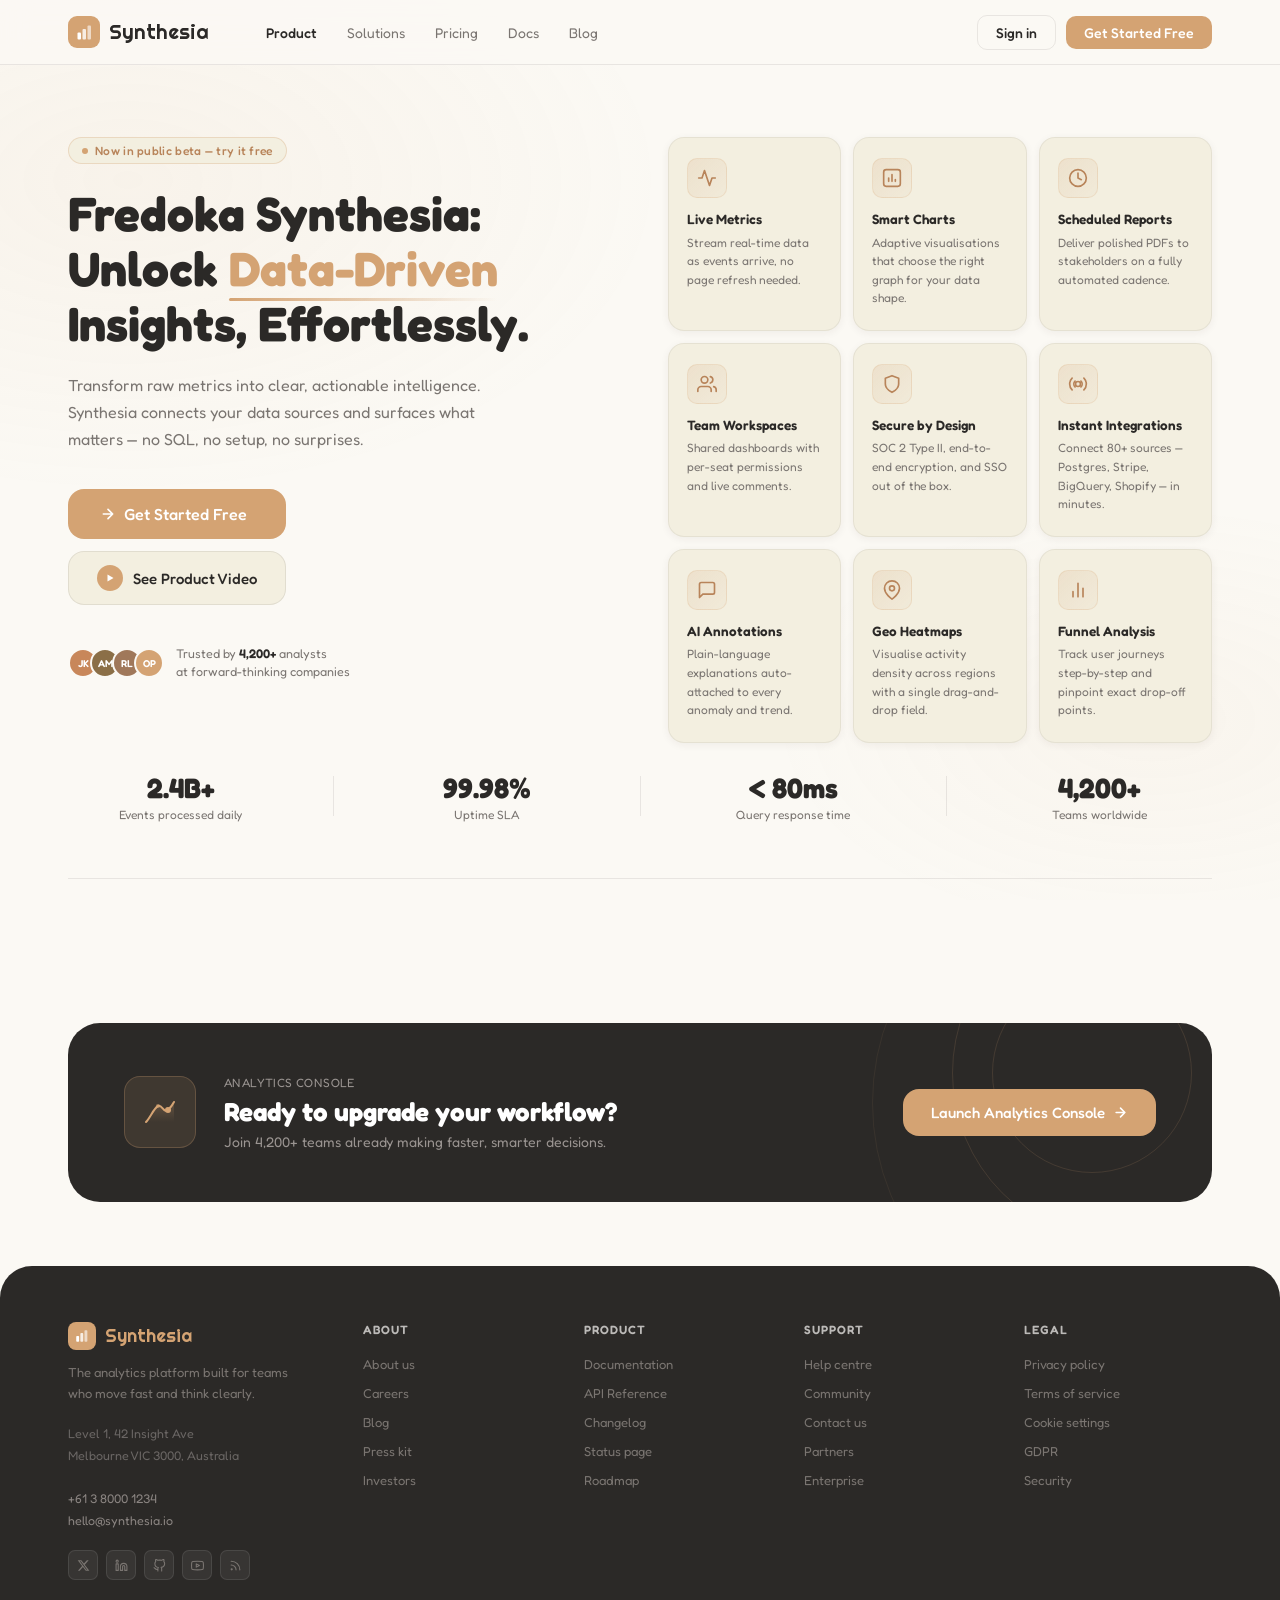
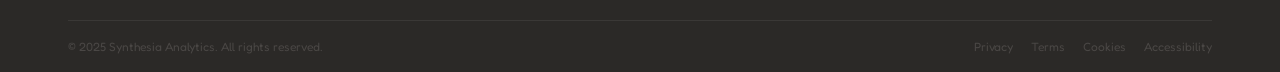
<file: index.html>
<!DOCTYPE html>
<html lang="en">
<head>
  <meta charset="UTF-8" />
  <meta name="viewport" content="width=device-width, initial-scale=1.0" />
  <title>Synthesia — Unlock Data-Driven Insights</title>
  <link rel="preconnect" href="https://fonts.googleapis.com" />
  <link rel="preconnect" href="https://fonts.gstatic.com" crossorigin />
  <link href="https://fonts.googleapis.com/css2?family=Righteous&family=Fredoka:wght@300;400;500;600;700&display=swap" rel="stylesheet" />
  <style>
    /* ── Variables ──────────────────────────────────────────────────────── */
    :root {
      --bg:          #FBF9F4;
      --card:        #F3EFE0;
      --accent:      #D4A373;
      --accent-d:    #B8845A;
      --accent-l:    #EDD5B3;
      --dark:        #2B2927;
      --muted:       #7A7571;
      --border:      rgba(43,41,39,.09);
      --border-card: rgba(43,41,39,.07);
      --shadow-sm:   0 2px 8px  rgba(43,41,39,.06);
      --shadow-md:   0 8px 28px rgba(43,41,39,.10);
      --shadow-lg:   0 16px 48px rgba(43,41,39,.13);
      --r-sm:  10px;
      --r-md:  16px;
      --r-lg:  24px;
      --r-xl:  32px;
      --font-h: 'Righteous', cursive;
      --font-b: 'Fredoka', sans-serif;
      --max-w: 1200px;
    }

    /* ── Reset ──────────────────────────────────────────────────────────── */
    *, *::before, *::after { box-sizing: border-box; margin: 0; padding: 0; }
    html { scroll-behavior: smooth; }
    body { font-family: var(--font-b); background: var(--bg); color: var(--dark); -webkit-font-smoothing: antialiased; }
    a { text-decoration: none; color: inherit; }
    button { font-family: var(--font-b); cursor: pointer; border: none; }
    svg { display: block; }

    /* ── Page load fade ─────────────────────────────────────────────────── */
    @keyframes fadeUp {
      from { opacity: 0; transform: translateY(18px); }
      to   { opacity: 1; transform: translateY(0); }
    }
    .fade-up { animation: fadeUp .55s cubic-bezier(.22,.68,0,1.2) both; }
    .d1 { animation-delay: .05s; }
    .d2 { animation-delay: .15s; }
    .d3 { animation-delay: .25s; }
    .d4 { animation-delay: .35s; }
    .d5 { animation-delay: .45s; }
    .d6 { animation-delay: .55s; }

    /* ── Shared ─────────────────────────────────────────────────────────── */
    .container { max-width: var(--max-w); margin: 0 auto; padding: 0 28px; }

    .btn {
      display: inline-flex; align-items: center; gap: 8px;
      font-family: var(--font-b); font-size: 15px; font-weight: 500;
      padding: 12px 24px; border-radius: var(--r-sm);
      transition: transform .15s, box-shadow .15s, background .15s, opacity .15s;
    }
    .btn:hover { transform: translateY(-1px); box-shadow: var(--shadow-md); }
    .btn:active { transform: translateY(0); }

    .btn-accent  { background: var(--accent); color: white; }
    .btn-accent:hover { background: var(--accent-d); }

    .btn-muted {
      background: var(--card);
      color: var(--dark);
      border: 1.5px solid var(--border);
    }
    .btn-muted:hover { background: #EAE3CE; }

    .btn-dark { background: var(--dark); color: white; }
    .btn-dark:hover { background: #3D3A37; }

    /* ────────────────────────────────────────────────────────────────────
       NAV
    ──────────────────────────────────────────────────────────────────── */
    .nav {
      position: sticky; top: 0; z-index: 200;
      background: rgba(251,249,244,.88);
      backdrop-filter: blur(14px);
      -webkit-backdrop-filter: blur(14px);
      border-bottom: 1px solid var(--border);
    }

    .nav-inner {
      display: flex; align-items: center; gap: 16px;
      height: 64px;
    }

    .nav-logo {
      font-family: var(--font-h); font-size: 20px; color: var(--dark);
      display: flex; align-items: center; gap: 9px; flex-shrink: 0;
    }

    .nav-logo-icon {
      width: 32px; height: 32px;
      background: var(--accent); border-radius: 9px;
      display: grid; place-items: center;
    }

    .nav-links {
      display: flex; align-items: center; gap: 4px;
      list-style: none; margin-left: 28px; flex: 1;
    }

    .nav-links a {
      font-size: 14px; font-weight: 400; color: var(--muted);
      padding: 7px 13px; border-radius: 8px;
      transition: background .15s, color .15s;
    }
    .nav-links a:hover { background: var(--card); color: var(--dark); }
    .nav-links a.active { color: var(--dark); font-weight: 500; }

    .nav-right { display: flex; align-items: center; gap: 10px; margin-left: auto; }

    .nav-signin {
      font-size: 14px; font-weight: 500; color: var(--dark);
      padding: 8px 18px; border-radius: var(--r-sm);
      border: 1.5px solid var(--border);
      background: transparent;
      transition: background .15s;
    }
    .nav-signin:hover { background: var(--card); }

    .nav-cta { font-size: 14px; padding: 8px 18px; }

    /* ────────────────────────────────────────────────────────────────────
       HERO  (two-column: text | feature grid)
    ──────────────────────────────────────────────────────────────────── */
    .hero {
      padding: 72px 0 80px;
    }

    .hero-layout {
      display: grid;
      grid-template-columns: 1fr 1fr;
      gap: 56px;
      align-items: start;
    }

    /* ── Left: hero text ── */
    .hero-left { display: flex; flex-direction: column; }

    .hero-pill {
      display: inline-flex; align-items: center; gap: 7px;
      background: var(--card); border: 1px solid rgba(212,163,115,.3);
      color: var(--accent-d); font-size: 12px; font-weight: 500;
      padding: 5px 13px; border-radius: 20px; width: fit-content;
      margin-bottom: 22px; letter-spacing: .3px;
    }

    .hero-pill span { width: 6px; height: 6px; background: var(--accent); border-radius: 50%; }

    .hero-h1 {
      font-family: var(--font-b); font-size: clamp(30px, 3.8vw, 48px);
      font-weight: 700; line-height: 1.15; color: var(--dark);
      margin-bottom: 20px;
    }

    .hero-h1 em {
      font-style: normal; color: var(--accent);
      position: relative; display: inline;
    }

    /* Underline squiggle */
    .hero-h1 em::after {
      content: '';
      position: absolute; left: 0; bottom: -4px;
      width: 100%; height: 3px;
      background: linear-gradient(90deg, var(--accent), transparent);
      border-radius: 2px;
    }

    .hero-sub {
      font-size: 16px; font-weight: 400; color: var(--muted);
      line-height: 1.7; margin-bottom: 36px; max-width: 440px;
    }

    .hero-btns { display: flex; flex-direction: column; gap: 12px; width: fit-content; }

    .hero-btn-main {
      font-size: 16px; padding: 15px 32px; border-radius: var(--r-md);
    }

    .hero-btn-sec {
      font-size: 15px; padding: 13px 28px;
      border-radius: var(--r-md);
      display: flex; align-items: center; gap: 10px;
    }

    .play-circle {
      width: 26px; height: 26px; border-radius: 50%;
      background: var(--accent); display: grid; place-items: center; flex-shrink: 0;
    }

    .hero-social-proof {
      margin-top: 40px; display: flex; align-items: center; gap: 12px;
    }

    .avatars { display: flex; }

    .av {
      width: 30px; height: 30px; border-radius: 50%;
      border: 2px solid var(--bg); margin-left: -8px;
      display: grid; place-items: center;
      font-size: 10px; font-weight: 600; color: white;
    }

    .av:first-child { margin-left: 0; }

    .proof-text { font-size: 12.5px; color: var(--muted); line-height: 1.4; }
    .proof-text strong { color: var(--dark); font-weight: 600; }

    /* ────────────────────────────────────────────────────────────────────
       FEATURE GRID  3×3
    ──────────────────────────────────────────────────────────────────── */
    .feature-grid {
      display: grid;
      grid-template-columns: repeat(3, 1fr);
      gap: 12px;
    }

    .f-card {
      background: var(--card);
      border: 1px solid var(--border-card);
      border-radius: var(--r-md);
      padding: 20px 18px 22px;
      box-shadow: var(--shadow-sm);
      transition: box-shadow .2s, transform .2s, background .2s;
      position: relative;
      overflow: hidden;
    }

    .f-card::before {
      content: '';
      position: absolute; top: 0; left: 0; right: 0;
      height: 2px;
      background: linear-gradient(90deg, var(--accent), transparent);
      opacity: 0;
      transition: opacity .2s;
    }

    .f-card:hover {
      box-shadow: var(--shadow-md);
      transform: translateY(-3px);
      background: #EDE7D3;
    }

    .f-card:hover::before { opacity: 1; }

    .f-icon {
      width: 40px; height: 40px;
      background: linear-gradient(135deg, rgba(212,163,115,.18) 0%, rgba(212,163,115,.06) 100%);
      border-radius: 10px;
      display: grid; place-items: center;
      margin-bottom: 13px;
      color: var(--accent-d);
      border: 1px solid rgba(212,163,115,.2);
    }

    .f-title {
      font-size: 13.5px; font-weight: 600; color: var(--dark);
      margin-bottom: 5px; line-height: 1.3;
    }

    .f-desc {
      font-size: 12px; font-weight: 400; color: var(--muted);
      line-height: 1.55;
    }

    /* ────────────────────────────────────────────────────────────────────
       CTA MODULE
    ──────────────────────────────────────────────────────────────────── */
    .cta-wrap { padding: 0 0 64px; }

    .cta-card {
      background: var(--dark);
      border-radius: var(--r-xl);
      padding: 52px 56px;
      display: flex;
      align-items: center;
      justify-content: space-between;
      gap: 32px;
      position: relative;
      overflow: hidden;
    }

    /* Decorative rings */
    .cta-card::before, .cta-card::after {
      content: '';
      position: absolute;
      border-radius: 50%;
      border: 1.5px solid rgba(212,163,115,.15);
    }
    .cta-card::before { width: 340px; height: 340px; top: -120px; right: -80px; }
    .cta-card::after  { width: 200px; height: 200px; top: -50px;  right: 20px;  }

    .cta-inner-ring {
      position: absolute; border-radius: 50%;
      border: 1px solid rgba(212,163,115,.08);
      width: 480px; height: 480px; top: -160px; right: -140px;
    }

    .cta-left { display: flex; align-items: center; gap: 28px; position: relative; z-index: 1; }

    .cta-chart-icon {
      width: 72px; height: 72px; flex-shrink: 0;
      background: rgba(212,163,115,.12);
      border: 1.5px solid rgba(212,163,115,.25);
      border-radius: var(--r-md);
      display: grid; place-items: center;
    }

    .cta-text {}
    .cta-eyebrow { font-size: 12px; color: #9A9491; font-weight: 400; margin-bottom: 6px; letter-spacing: .4px; text-transform: uppercase; }
    .cta-h2 { font-size: 26px; font-weight: 700; color: white; line-height: 1.2; }
    .cta-sub { font-size: 14px; color: #9A9491; margin-top: 6px; }

    .cta-btn { position: relative; z-index: 1; font-size: 15px; padding: 14px 28px; flex-shrink: 0; border-radius: var(--r-md); }

    /* ────────────────────────────────────────────────────────────────────
       FOOTER
    ──────────────────────────────────────────────────────────────────── */
    .footer {
      background: var(--dark); color: white;
      border-radius: var(--r-xl) var(--r-xl) 0 0;
    }

    .footer-top {
      padding: 56px 0 40px;
      display: grid;
      grid-template-columns: 1.4fr 1fr 1fr 1fr 1fr;
      gap: 32px;
      border-bottom: 1px solid rgba(255,255,255,.07);
    }

    .footer-logo-row {
      display: flex; align-items: center; gap: 9px;
      font-family: var(--font-h); font-size: 18px; color: var(--accent);
      margin-bottom: 12px;
    }

    .footer-logo-icon {
      width: 28px; height: 28px; background: var(--accent);
      border-radius: 8px; display: grid; place-items: center;
    }

    .footer-tagline { font-size: 13px; color: #7A7571; line-height: 1.65; margin-bottom: 18px; max-width: 220px; }

    .footer-address { font-size: 12.5px; color: #6A6664; line-height: 1.75; font-style: normal; }
    .footer-address a { color: #8A8481; transition: color .15s; }
    .footer-address a:hover { color: var(--accent-l); }

    .social-row { display: flex; gap: 8px; margin-top: 18px; }

    .soc {
      width: 30px; height: 30px; border-radius: 7px;
      background: rgba(255,255,255,.06);
      border: 1px solid rgba(255,255,255,.09);
      display: grid; place-items: center; color: #7A7571;
      transition: background .15s, color .15s;
    }
    .soc:hover { background: rgba(212,163,115,.2); color: var(--accent-l); }

    .footer-col-title {
      font-family: var(--font-b); font-size: 12px; font-weight: 600;
      color: #BCBAB8; text-transform: uppercase; letter-spacing: 1px;
      margin-bottom: 16px;
    }

    .footer-links { list-style: none; display: flex; flex-direction: column; gap: 9px; }
    .footer-links a { font-size: 13px; color: #7A7571; transition: color .15s; }
    .footer-links a:hover { color: var(--accent-l); }

    .footer-bottom {
      padding: 18px 0;
      display: flex; align-items: center; justify-content: space-between;
      flex-wrap: wrap; gap: 10px;
    }

    .footer-copy { font-size: 12px; color: #4A4745; }

    .footer-legal { display: flex; gap: 18px; }
    .footer-legal a { font-size: 12px; color: #4A4745; transition: color .15s; }
    .footer-legal a:hover { color: #7A7571; }

    /* ────────────────────────────────────────────────────────────────────
       RESPONSIVE
    ──────────────────────────────────────────────────────────────────── */
    @media (max-width: 1024px) {
      .hero-layout { grid-template-columns: 1fr; gap: 48px; }
      .hero-left { max-width: 560px; }
      .feature-grid { grid-template-columns: repeat(3, 1fr); }
      .footer-top { grid-template-columns: 1fr 1fr 1fr; }
    }

    @media (max-width: 768px) {
      .feature-grid { grid-template-columns: repeat(2, 1fr); }
      .nav-links { display: none; }
      .cta-card { flex-direction: column; align-items: flex-start; padding: 36px 28px; }
      .footer-top { grid-template-columns: 1fr 1fr; }
      .hero { padding: 48px 0 56px; }
    }

    @media (max-width: 520px) {
      .feature-grid { grid-template-columns: 1fr 1fr; }
      .footer-top { grid-template-columns: 1fr; }
      .footer-bottom { flex-direction: column; }
    }

    /* ── Texture overlay on bg ──────────────────────────────────────────── */
    body::before {
      content: '';
      position: fixed; inset: 0; z-index: -1; pointer-events: none;
      background-image:
        radial-gradient(ellipse 60% 50% at 10% 20%, rgba(212,163,115,.07) 0%, transparent 70%),
        radial-gradient(ellipse 50% 40% at 90% 80%, rgba(212,163,115,.05) 0%, transparent 60%);
    }

    /* ── Divider ────────────────────────────────────────────────────────── */
    .divider {
      height: 1px; background: var(--border);
      margin: 0 0 64px;
    }

    /* ── Stats strip ────────────────────────────────────────────────────── */
    .stats-strip {
      display: flex; align-items: center; gap: 40px;
      padding: 28px 0 56px;
      border-bottom: 1px solid var(--border);
      margin-bottom: 64px;
    }

    .stat { text-align: center; flex: 1; }
    .stat-num { font-family: var(--font-b); font-size: 28px; font-weight: 700; color: var(--dark); }
    .stat-label { font-size: 12px; color: var(--muted); margin-top: 2px; }
    .stat-sep { width: 1px; height: 40px; background: var(--border); flex-shrink: 0; }

    @media (max-width: 600px) {
      .stats-strip { flex-wrap: wrap; }
      .stat-sep { display: none; }
      .stat { flex: 1 1 40%; }
    }
  </style>
</head>
<body>

<!-- ══════════════════════════════════════════════════════════════════ NAV -->
<nav class="nav" role="navigation" aria-label="Main">
  <div class="container">
    <div class="nav-inner">
      <a href="#" class="nav-logo">
        <div class="nav-logo-icon">
          <svg width="17" height="17" viewBox="0 0 17 17" fill="none">
            <rect x="1.5" y="8.5" width="3.5" height="7" rx="1" fill="white"/>
            <rect x="6.5" y="5"   width="3.5" height="10.5" rx="1" fill="white" opacity=".8"/>
            <rect x="11.5" y="1.5" width="3.5" height="14" rx="1" fill="white" opacity=".6"/>
          </svg>
        </div>
        Synthesia
      </a>

      <ul class="nav-links">
        <li><a href="#" class="active">Product</a></li>
        <li><a href="#">Solutions</a></li>
        <li><a href="#">Pricing</a></li>
        <li><a href="#">Docs</a></li>
        <li><a href="#">Blog</a></li>
      </ul>

      <div class="nav-right">
        <button class="nav-signin">Sign in</button>
        <button type="button" onclick="location.href='http://127.0.0.1:5500/dashboard.html'" class="btn btn-accent nav-cta">Get Started Free</button>
      </div>
    </div>
  </div>
</nav>

<!-- ════════════════════════════════════════════════════════════════ HERO -->
<section class="hero" aria-label="Hero">
  <div class="container">
    <div class="hero-layout">

      <!-- Left: headline + CTAs -->
      <div class="hero-left">
        <div class="hero-pill fade-up d1">
          <span></span> Now in public beta — try it free
        </div>

        <h1 class="hero-h1 fade-up d2">
          Fredoka Synthesia:<br/>
          Unlock <em>Data-Driven</em><br/>
          Insights, Effortlessly.
        </h1>

        <p class="hero-sub fade-up d3">
          Transform raw metrics into clear, actionable intelligence.
          Synthesia connects your data sources and surfaces what matters —
          no SQL, no setup, no surprises.
        </p>

        <div class="hero-btns fade-up d4">
          <button type="button" onclick="location.href='http://127.0.0.1:5500/dashboard.html'" class="btn btn-accent hero-btn-main">
            <svg width="16" height="16" viewBox="0 0 24 24" fill="none" stroke="currentColor" stroke-width="2.5" stroke-linecap="round" stroke-linejoin="round"><path d="M5 12h14M12 5l7 7-7 7"/></svg>
            Get Started Free
          </button>
          <button class="btn btn-muted hero-btn-sec">
            <span class="play-circle">
              <svg width="9" height="10" viewBox="0 0 9 10" fill="none"><path d="M1.5 1.5L7.5 5L1.5 8.5V1.5Z" fill="white"/></svg>
            </span>
            See Product Video
          </button>
        </div>

        <div class="hero-social-proof fade-up d5">
          <div class="avatars">
            <div class="av" style="background:#C8875A;">JK</div>
            <div class="av" style="background:#8B6F47;">AM</div>
            <div class="av" style="background:#A0785A;">RL</div>
            <div class="av" style="background:#D4A373;">OP</div>
          </div>
          <p class="proof-text">Trusted by <strong>4,200+</strong> analysts<br/>at forward-thinking companies</p>
        </div>
      </div>

      <!-- Right: 3×3 Feature grid -->
      <div class="fade-up d3">
        <div class="feature-grid">

          <!-- 1 -->
          <article class="f-card">
            <div class="f-icon">
              <svg width="20" height="20" viewBox="0 0 24 24" fill="none" stroke="currentColor" stroke-width="2" stroke-linecap="round" stroke-linejoin="round"><polyline points="22 12 18 12 15 21 9 3 6 12 2 12"/></svg>
            </div>
            <h3 class="f-title">Live Metrics</h3>
            <p class="f-desc">Stream real-time data as events arrive, no page refresh needed.</p>
          </article>

          <!-- 2 -->
          <article class="f-card">
            <div class="f-icon">
              <svg width="20" height="20" viewBox="0 0 24 24" fill="none" stroke="currentColor" stroke-width="2" stroke-linecap="round" stroke-linejoin="round"><rect x="2" y="2" width="20" height="20" rx="3"/><line x1="8" y1="16" x2="8" y2="12"/><line x1="12" y1="16" x2="12" y2="8"/><line x1="16" y1="16" x2="16" y2="14"/></svg>
            </div>
            <h3 class="f-title">Smart Charts</h3>
            <p class="f-desc">Adaptive visualisations that choose the right graph for your data shape.</p>
          </article>

          <!-- 3 -->
          <article class="f-card">
            <div class="f-icon">
              <svg width="20" height="20" viewBox="0 0 24 24" fill="none" stroke="currentColor" stroke-width="2" stroke-linecap="round" stroke-linejoin="round"><circle cx="12" cy="12" r="10"/><path d="M12 6v6l4 2"/></svg>
            </div>
            <h3 class="f-title">Scheduled Reports</h3>
            <p class="f-desc">Deliver polished PDFs to stakeholders on a fully automated cadence.</p>
          </article>

          <!-- 4 -->
          <article class="f-card">
            <div class="f-icon">
              <svg width="20" height="20" viewBox="0 0 24 24" fill="none" stroke="currentColor" stroke-width="2" stroke-linecap="round" stroke-linejoin="round"><path d="M17 21v-2a4 4 0 0 0-4-4H5a4 4 0 0 0-4 4v2"/><circle cx="9" cy="7" r="4"/><path d="M23 21v-2a4 4 0 0 0-3-3.87"/><path d="M16 3.13a4 4 0 0 1 0 7.75"/></svg>
            </div>
            <h3 class="f-title">Team Workspaces</h3>
            <p class="f-desc">Shared dashboards with per-seat permissions and live comments.</p>
          </article>

          <!-- 5 -->
          <article class="f-card">
            <div class="f-icon">
              <svg width="20" height="20" viewBox="0 0 24 24" fill="none" stroke="currentColor" stroke-width="2" stroke-linecap="round" stroke-linejoin="round"><path d="M12 22s8-4 8-10V5l-8-3-8 3v7c0 6 8 10 8 10z"/></svg>
            </div>
            <h3 class="f-title">Secure by Design</h3>
            <p class="f-desc">SOC 2 Type II, end-to-end encryption, and SSO out of the box.</p>
          </article>

          <!-- 6 -->
          <article class="f-card">
            <div class="f-icon">
              <svg width="20" height="20" viewBox="0 0 24 24" fill="none" stroke="currentColor" stroke-width="2" stroke-linecap="round" stroke-linejoin="round"><circle cx="12" cy="12" r="3"/><path d="M19.07 4.93a10 10 0 0 1 0 14.14M4.93 4.93a10 10 0 0 0 0 14.14"/><path d="M15.54 8.46a5 5 0 0 1 0 7.07M8.46 8.46a5 5 0 0 0 0 7.07"/></svg>
            </div>
            <h3 class="f-title">Instant Integrations</h3>
            <p class="f-desc">Connect 80+ sources — Postgres, Stripe, BigQuery, Shopify — in minutes.</p>
          </article>

          <!-- 7 -->
          <article class="f-card">
            <div class="f-icon">
              <svg width="20" height="20" viewBox="0 0 24 24" fill="none" stroke="currentColor" stroke-width="2" stroke-linecap="round" stroke-linejoin="round"><path d="M21 15a2 2 0 0 1-2 2H7l-4 4V5a2 2 0 0 1 2-2h14a2 2 0 0 1 2 2z"/></svg>
            </div>
            <h3 class="f-title">AI Annotations</h3>
            <p class="f-desc">Plain-language explanations auto-attached to every anomaly and trend.</p>
          </article>

          <!-- 8 -->
          <article class="f-card">
            <div class="f-icon">
              <svg width="20" height="20" viewBox="0 0 24 24" fill="none" stroke="currentColor" stroke-width="2" stroke-linecap="round" stroke-linejoin="round"><path d="M21 10c0 7-9 13-9 13s-9-6-9-13a9 9 0 0 1 18 0z"/><circle cx="12" cy="10" r="3"/></svg>
            </div>
            <h3 class="f-title">Geo Heatmaps</h3>
            <p class="f-desc">Visualise activity density across regions with a single drag-and-drop field.</p>
          </article>

          <!-- 9 -->
          <article class="f-card">
            <div class="f-icon">
              <svg width="20" height="20" viewBox="0 0 24 24" fill="none" stroke="currentColor" stroke-width="2" stroke-linecap="round" stroke-linejoin="round"><path d="M18 20V10M12 20V4M6 20v-6"/></svg>
            </div>
            <h3 class="f-title">Funnel Analysis</h3>
            <p class="f-desc">Track user journeys step-by-step and pinpoint exact drop-off points.</p>
          </article>

        </div>
      </div>

    </div>

    <!-- Stats strip -->
    <div class="stats-strip fade-up d6">
      <div class="stat">
        <div class="stat-num">2.4B+</div>
        <div class="stat-label">Events processed daily</div>
      </div>
      <div class="stat-sep"></div>
      <div class="stat">
        <div class="stat-num">99.98%</div>
        <div class="stat-label">Uptime SLA</div>
      </div>
      <div class="stat-sep"></div>
      <div class="stat">
        <div class="stat-num">&lt; 80ms</div>
        <div class="stat-label">Query response time</div>
      </div>
      <div class="stat-sep"></div>
      <div class="stat">
        <div class="stat-num">4,200+</div>
        <div class="stat-label">Teams worldwide</div>
      </div>
    </div>

  </div>
</section>

<!-- ════════════════════════════════════════════════════════════════ CTA -->
<section class="cta-wrap" aria-label="Call to action">
  <div class="container">
    <div class="cta-card">
      <div class="cta-inner-ring"></div>
      <div class="cta-left">
        <div class="cta-chart-icon">
          <svg width="36" height="36" viewBox="0 0 36 36" fill="none">
            <path d="M4 28 C8 24 12 14 16 12 C20 10 22 20 26 16 C30 12 32 8 32 8" stroke="var(--accent)" stroke-width="2" fill="none" stroke-linecap="round"/>
            <path d="M4 28 C8 24 12 14 16 12 C20 10 22 20 26 16 C30 12 32 8 32 8 L32 28 Z" fill="url(#ctaGrad)" opacity=".4"/>
            <defs>
              <linearGradient id="ctaGrad" x1="18" y1="8" x2="18" y2="28" gradientUnits="userSpaceOnUse">
                <stop offset="0%" stop-color="#D4A373" stop-opacity=".6"/>
                <stop offset="100%" stop-color="#D4A373" stop-opacity="0"/>
              </linearGradient>
            </defs>
            <circle cx="26" cy="16" r="3" fill="var(--accent)"/>
            <circle cx="16" cy="12" r="2" fill="var(--accent)" opacity=".6"/>
          </svg>
        </div>
        <div class="cta-text">
          <p class="cta-eyebrow">Analytics Console</p>
          <h2 class="cta-h2">Ready to upgrade your workflow?</h2>
          <p class="cta-sub">Join 4,200+ teams already making faster, smarter decisions.</p>
        </div>
      </div>
      <button type="button" onclick="location.href='http://127.0.0.1:5500/dashboard.html'" class="btn btn-accent cta-btn">
        Launch Analytics Console
        <svg width="15" height="15" viewBox="0 0 24 24" fill="none" stroke="currentColor" stroke-width="2.5" stroke-linecap="round" stroke-linejoin="round"><path d="M5 12h14M12 5l7 7-7 7"/></svg>
      </button>
    </div>
  </div>
</section>

<!-- ══════════════════════════════════════════════════════════════ FOOTER -->
<footer class="footer" role="contentinfo">
  <div class="container">
    <div class="footer-top">

      <!-- Brand col -->
      <div>
        <div class="footer-logo-row">
          <div class="footer-logo-icon">
            <svg width="14" height="14" viewBox="0 0 17 17" fill="none">
              <rect x="1.5" y="8.5" width="3.5" height="7"    rx="1" fill="white"/>
              <rect x="6.5"  y="5"   width="3.5" height="10.5" rx="1" fill="white" opacity=".8"/>
              <rect x="11.5" y="1.5" width="3.5" height="14"   rx="1" fill="white" opacity=".6"/>
            </svg>
          </div>
          Synthesia
        </div>
        <p class="footer-tagline">The analytics platform built for teams who move fast and think clearly.</p>
        <address class="footer-address" style="font-style:normal">
          Level 1, 42 Insight Ave<br/>
          Melbourne VIC 3000, Australia<br/><br/>
          <a href="tel:+61380001234">+61 3 8000 1234</a><br/>
          <a href="mailto:hello@synthesia.io">hello@synthesia.io</a>
        </address>
        <nav class="social-row" aria-label="Social">
          <a class="soc" href="#" aria-label="Twitter/X">
            <svg width="13" height="13" viewBox="0 0 24 24" fill="currentColor"><path d="M18.244 2.25h3.308l-7.227 8.26 8.502 11.24H16.17l-5.214-6.817L4.99 21.75H1.68l7.73-8.835L1.254 2.25H8.08l4.713 6.231zm-1.161 17.52h1.833L7.084 4.126H5.117z"/></svg>
          </a>
          <a class="soc" href="#" aria-label="LinkedIn">
            <svg width="13" height="13" viewBox="0 0 24 24" fill="none" stroke="currentColor" stroke-width="2" stroke-linecap="round" stroke-linejoin="round"><path d="M16 8a6 6 0 0 1 6 6v7h-4v-7a2 2 0 0 0-4 0v7h-4v-7a6 6 0 0 1 6-6z"/><rect x="2" y="9" width="4" height="12"/><circle cx="4" cy="4" r="2"/></svg>
          </a>
          <a class="soc" href="#" aria-label="GitHub">
            <svg width="13" height="13" viewBox="0 0 24 24" fill="none" stroke="currentColor" stroke-width="2" stroke-linecap="round" stroke-linejoin="round"><path d="M9 19c-5 1.5-5-2.5-7-3m14 6v-3.87a3.37 3.37 0 0 0-.94-2.61c3.14-.35 6.44-1.54 6.44-7A5.44 5.44 0 0 0 20 4.77 5.07 5.07 0 0 0 19.91 1S18.73.65 16 2.48a13.38 13.38 0 0 0-7 0C6.27.65 5.09 1 5.09 1A5.07 5.07 0 0 0 5 4.77a5.44 5.44 0 0 0-1.5 3.78c0 5.42 3.3 6.61 6.44 7A3.37 3.37 0 0 0 9 18.13V22"/></svg>
          </a>
          <a class="soc" href="#" aria-label="YouTube">
            <svg width="13" height="13" viewBox="0 0 24 24" fill="none" stroke="currentColor" stroke-width="2" stroke-linecap="round" stroke-linejoin="round"><path d="M22.54 6.42a2.78 2.78 0 0 0-1.94-1.96C18.88 4 12 4 12 4s-6.88 0-8.6.46A2.78 2.78 0 0 0 1.46 6.42 29 29 0 0 0 1 12a29 29 0 0 0 .46 5.58A2.78 2.78 0 0 0 3.4 19.54C5.12 20 12 20 12 20s6.88 0 8.6-.46a2.78 2.78 0 0 0 1.94-1.96A29 29 0 0 0 23 12a29 29 0 0 0-.46-5.58z"/><polygon points="9.75 15.02 15.5 12 9.75 8.98 9.75 15.02"/></svg>
          </a>
          <a class="soc" href="#" aria-label="RSS">
            <svg width="13" height="13" viewBox="0 0 24 24" fill="none" stroke="currentColor" stroke-width="2" stroke-linecap="round" stroke-linejoin="round"><path d="M4 11a9 9 0 0 1 9 9"/><path d="M4 4a16 16 0 0 1 16 16"/><circle cx="5" cy="19" r="1" fill="currentColor"/></svg>
          </a>
        </nav>
      </div>

      <!-- About -->
      <div>
        <p class="footer-col-title">About</p>
        <ul class="footer-links">
          <li><a href="#">About us</a></li>
          <li><a href="#">Careers</a></li>
          <li><a href="#">Blog</a></li>
          <li><a href="#">Press kit</a></li>
          <li><a href="#">Investors</a></li>
        </ul>
      </div>

      <!-- Product -->
      <div>
        <p class="footer-col-title">Product</p>
        <ul class="footer-links">
          <li><a href="#">Documentation</a></li>
          <li><a href="#">API Reference</a></li>
          <li><a href="#">Changelog</a></li>
          <li><a href="#">Status page</a></li>
          <li><a href="#">Roadmap</a></li>
        </ul>
      </div>

      <!-- Support -->
      <div>
        <p class="footer-col-title">Support</p>
        <ul class="footer-links">
          <li><a href="#">Help centre</a></li>
          <li><a href="#">Community</a></li>
          <li><a href="#">Contact us</a></li>
          <li><a href="#">Partners</a></li>
          <li><a href="#">Enterprise</a></li>
        </ul>
      </div>

      <!-- Legal -->
      <div>
        <p class="footer-col-title">Legal</p>
        <ul class="footer-links">
          <li><a href="#">Privacy policy</a></li>
          <li><a href="#">Terms of service</a></li>
          <li><a href="#">Cookie settings</a></li>
          <li><a href="#">GDPR</a></li>
          <li><a href="#">Security</a></li>
        </ul>
      </div>

    </div><!-- /footer-top -->

    <div class="footer-bottom">
      <p class="footer-copy">© 2025 Synthesia Analytics. All rights reserved.</p>
      <nav class="footer-legal" aria-label="Legal links">
        <a href="#">Privacy</a>
        <a href="#">Terms</a>
        <a href="#">Cookies</a>
        <a href="#">Accessibility</a>
      </nav>
    </div>
  </div>
</footer>

</body>
</html>
</file>
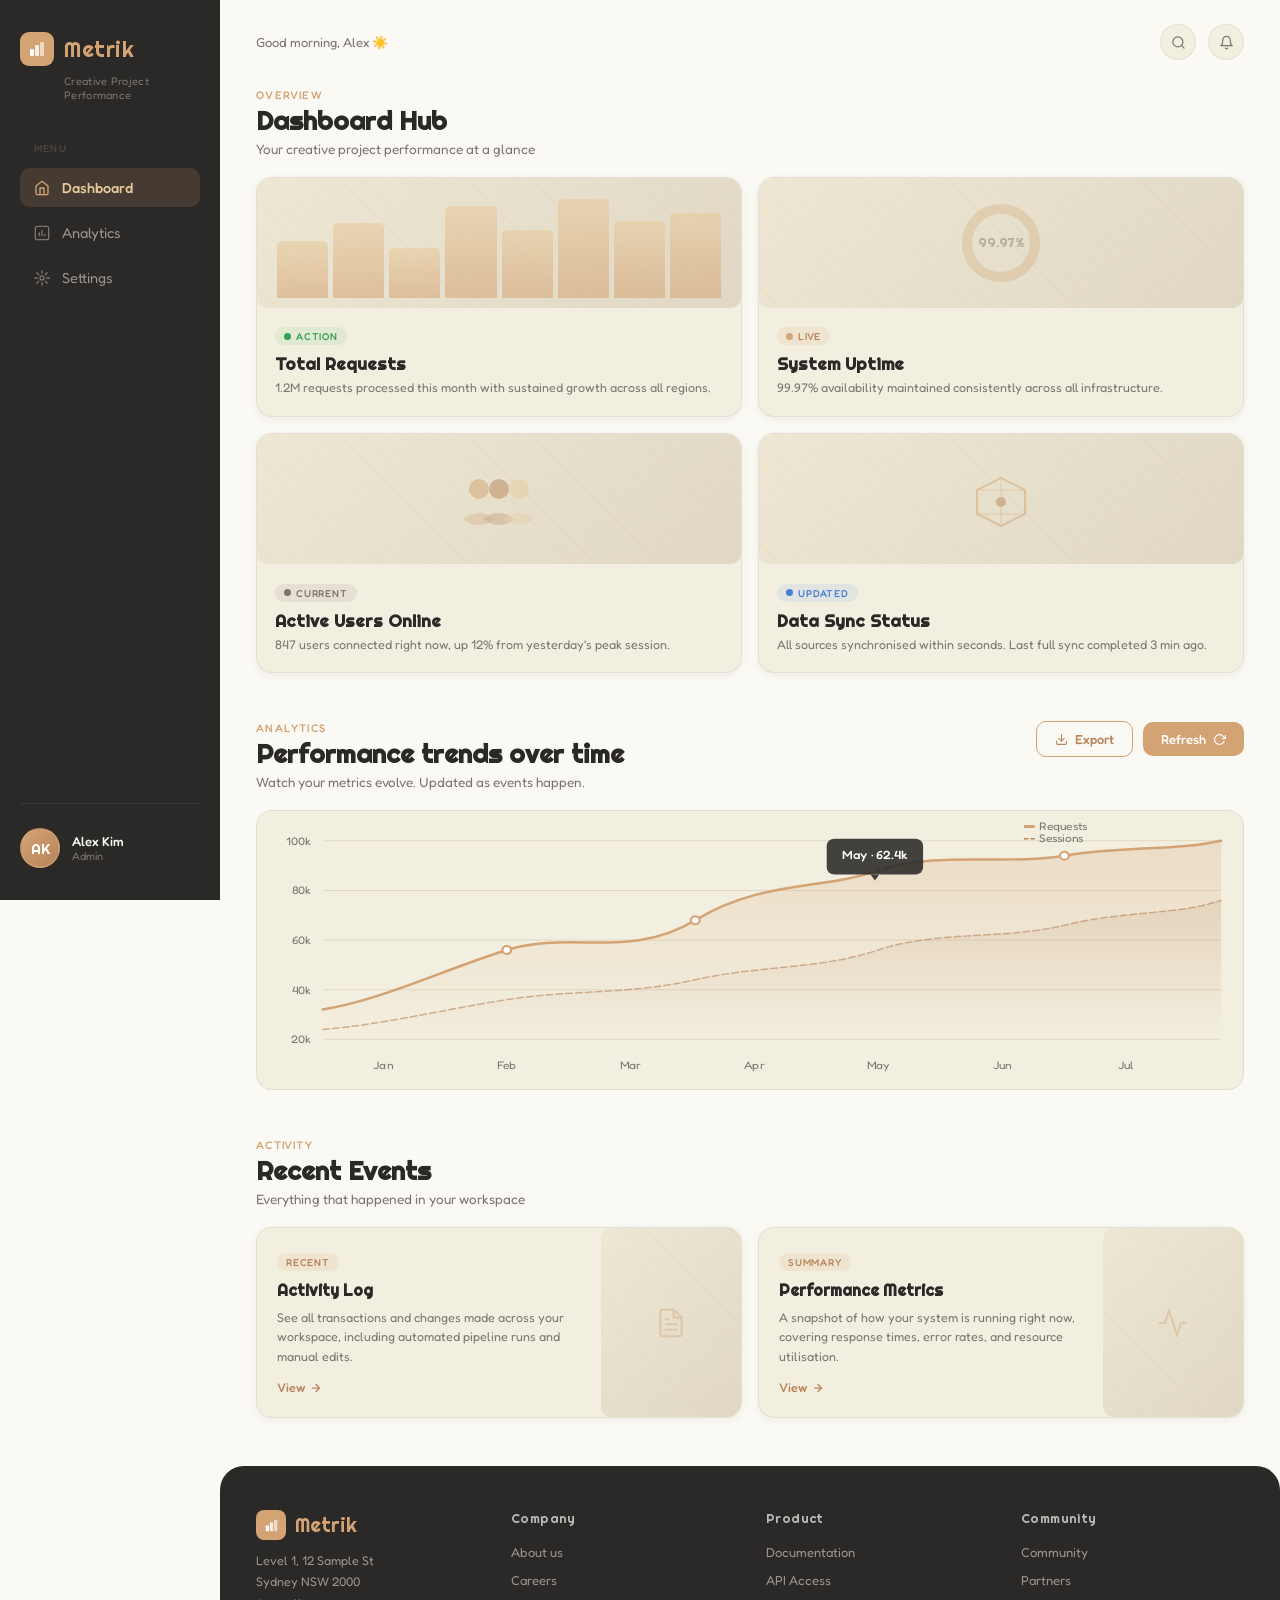
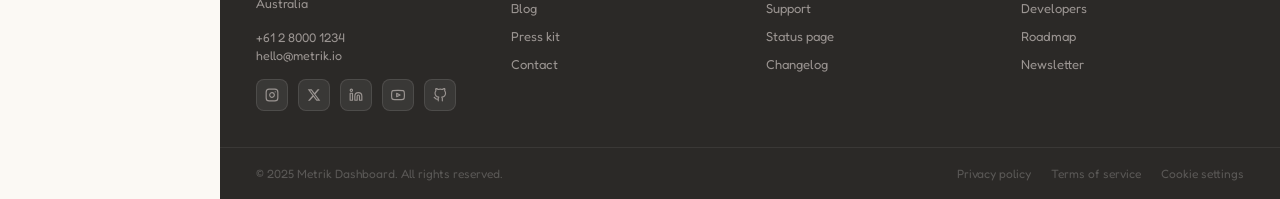
<file: dashboard.html>
<!DOCTYPE html>
<html lang="en">
<head>
  <meta charset="UTF-8" />
  <meta name="viewport" content="width=device-width, initial-scale=1.0" />
  <title>Dashboard Hub</title>
  <link rel="preconnect" href="https://fonts.googleapis.com" />
  <link rel="preconnect" href="https://fonts.gstatic.com" crossorigin />
  <link href="https://fonts.googleapis.com/css2?family=Righteous&family=Fredoka:wght@300;400;500;600&display=swap" rel="stylesheet" />
  <style>
    /* ── Reset & Base ─────────────────────────────────────────────────── */
    *, *::before, *::after { box-sizing: border-box; margin: 0; padding: 0; }

    :root {
      --bg-primary:    #FBF9F4;
      --bg-card:       #F3EFE0;
      --accent:        #D4A373;
      --accent-light:  #E8C99B;
      --accent-dark:   #B8845A;
      --sidebar-bg:    #2B2927;
      --text-dark:     #2B2927;
      --text-muted:    #7A7571;
      --text-light:    #FBF9F4;
      --border:        rgba(43,41,39,.08);
      --shadow-sm:     0 2px 8px rgba(43,41,39,.06);
      --shadow-md:     0 6px 24px rgba(43,41,39,.10);
      --radius-sm:     10px;
      --radius-md:     16px;
      --radius-lg:     24px;
      --sidebar-w:     220px;
      --font-head:     'Righteous', cursive;
      --font-body:     'Fredoka', sans-serif;
    }

    html { scroll-behavior: smooth; }

    body {
      font-family: var(--font-body);
      background: var(--bg-primary);
      color: var(--text-dark);
      display: flex;
      min-height: 100vh;
    }

    /* ── Sidebar ──────────────────────────────────────────────────────── */
    .sidebar {
      width: var(--sidebar-w);
      min-height: 100vh;
      background: var(--sidebar-bg);
      position: sticky;
      top: 0;
      height: 100vh;
      display: flex;
      flex-direction: column;
      padding: 32px 20px;
      flex-shrink: 0;
      z-index: 100;
    }

    .sidebar-logo {
      font-family: var(--font-head);
      font-size: 22px;
      color: var(--accent);
      letter-spacing: .5px;
      margin-bottom: 8px;
      display: flex;
      align-items: center;
      gap: 10px;
    }

    .sidebar-logo .logo-icon {
      width: 34px;
      height: 34px;
      background: var(--accent);
      border-radius: 9px;
      display: grid;
      place-items: center;
      flex-shrink: 0;
    }

    .sidebar-logo .logo-icon svg { display: block; }

    .sidebar-tagline {
      font-size: 11px;
      color: var(--text-muted);
      font-weight: 400;
      margin-bottom: 40px;
      letter-spacing: .3px;
      padding-left: 44px;
    }

    .sidebar-nav {
      flex: 1;
      display: flex;
      flex-direction: column;
      gap: 6px;
    }

    .nav-label {
      font-size: 10px;
      text-transform: uppercase;
      letter-spacing: 1.2px;
      color: #4A4745;
      font-weight: 500;
      margin-bottom: 8px;
      padding-left: 14px;
    }

    .nav-link {
      display: flex;
      align-items: center;
      gap: 12px;
      padding: 11px 14px;
      border-radius: var(--radius-sm);
      color: #9A9491;
      font-size: 14.5px;
      font-weight: 400;
      text-decoration: none;
      transition: background .18s, color .18s;
      cursor: pointer;
    }

    .nav-link svg { opacity: .7; flex-shrink: 0; }

    .nav-link:hover {
      background: rgba(255,255,255,.06);
      color: var(--text-light);
    }

    .nav-link:hover svg { opacity: 1; }

    .nav-link.active {
      background: rgba(212,163,115,.15);
      color: var(--accent-light);
      font-weight: 500;
    }

    .nav-link.active svg { opacity: 1; color: var(--accent); }

    .sidebar-footer {
      display: flex;
      align-items: center;
      gap: 12px;
      padding-top: 24px;
      border-top: 1px solid rgba(255,255,255,.07);
    }

    .avatar {
      width: 40px;
      height: 40px;
      border-radius: 50%;
      background: linear-gradient(135deg, var(--accent) 0%, var(--accent-dark) 100%);
      display: grid;
      place-items: center;
      font-family: var(--font-head);
      font-size: 15px;
      color: white;
      flex-shrink: 0;
      border: 2px solid rgba(212,163,115,.35);
    }

    .avatar-info { overflow: hidden; }

    .avatar-name {
      font-size: 13px;
      font-weight: 500;
      color: var(--text-light);
      white-space: nowrap;
      overflow: hidden;
      text-overflow: ellipsis;
    }

    .avatar-role {
      font-size: 11px;
      color: var(--text-muted);
    }

    /* ── Main Canvas ──────────────────────────────────────────────────── */
    .main {
      flex: 1;
      min-width: 0;
      display: flex;
      flex-direction: column;
    }

    /* ── Top Bar ──────────────────────────────────────────────────────── */
    .topbar {
      display: flex;
      align-items: center;
      justify-content: space-between;
      padding: 24px 36px 0;
    }

    .topbar-greeting {
      font-size: 13px;
      color: var(--text-muted);
      font-weight: 400;
    }

    .topbar-actions {
      display: flex;
      align-items: center;
      gap: 12px;
    }

    .topbar-btn {
      width: 36px;
      height: 36px;
      border-radius: 50%;
      background: var(--bg-card);
      border: 1px solid var(--border);
      display: grid;
      place-items: center;
      cursor: pointer;
      transition: background .15s;
      color: var(--text-muted);
    }

    .topbar-btn:hover { background: #E8E0CC; }

    /* ── Section Wrappers ─────────────────────────────────────────────── */
    .content {
      padding: 28px 36px 0;
      display: flex;
      flex-direction: column;
      gap: 48px;
    }

    .section-header {
      margin-bottom: 20px;
    }

    .section-eyebrow {
      font-size: 11px;
      text-transform: uppercase;
      letter-spacing: 1.4px;
      color: var(--accent);
      font-weight: 500;
      margin-bottom: 4px;
    }

    .section-title {
      font-family: var(--font-head);
      font-size: 26px;
      color: var(--text-dark);
      line-height: 1.15;
    }

    .section-sub {
      font-size: 13.5px;
      color: var(--text-muted);
      margin-top: 5px;
      font-weight: 400;
    }

    /* ── Image Placeholder ────────────────────────────────────────────── */
    .img-placeholder {
      background: linear-gradient(135deg, #EDE7D3 0%, #E0D8C4 100%);
      border-radius: var(--radius-sm);
      display: flex;
      align-items: center;
      justify-content: center;
      position: relative;
      overflow: hidden;
    }

    .img-placeholder::before {
      content: '';
      position: absolute;
      inset: 0;
      background: repeating-linear-gradient(
        45deg,
        transparent,
        transparent 14px,
        rgba(212,163,115,.08) 14px,
        rgba(212,163,115,.08) 15px
      );
    }

    .img-placeholder svg {
      position: relative;
      z-index: 1;
      color: var(--accent);
      opacity: .4;
    }

    /* ── Section 1: Dashboard Hub ─────────────────────────────────────── */
    .hub-grid {
      display: grid;
      grid-template-columns: repeat(2, 1fr);
      gap: 16px;
    }

    .metric-card {
      background: var(--bg-card);
      border-radius: var(--radius-md);
      border: 1px solid var(--border);
      overflow: hidden;
      box-shadow: var(--shadow-sm);
      transition: box-shadow .2s, transform .2s;
    }

    .metric-card:hover {
      box-shadow: var(--shadow-md);
      transform: translateY(-2px);
    }

    .metric-card-img {
      height: 130px;
      width: 100%;
    }

    .metric-card-body {
      padding: 16px 18px 18px;
    }

    .metric-badge {
      display: inline-flex;
      align-items: center;
      gap: 5px;
      font-size: 10px;
      font-weight: 500;
      text-transform: uppercase;
      letter-spacing: .8px;
      padding: 3px 9px;
      border-radius: 20px;
      margin-bottom: 8px;
    }

    .badge-active   { background: rgba(83,185,107,.12); color: #3A9E54; }
    .badge-live     { background: rgba(212,163,115,.15); color: #B8845A; }
    .badge-current  { background: rgba(122,117,113,.12); color: var(--text-muted); }
    .badge-updated  { background: rgba(100,149,237,.12); color: #4A7ED0; }

    .metric-name {
      font-family: var(--font-head);
      font-size: 17px;
      color: var(--text-dark);
      margin-bottom: 4px;
    }

    .metric-desc {
      font-size: 12.5px;
      color: var(--text-muted);
      font-weight: 400;
      line-height: 1.5;
    }

    /* Decorative chart mini inside card images */
    .card-visual {
      width: 100%;
      height: 100%;
      display: flex;
      align-items: flex-end;
      justify-content: center;
      gap: 5px;
      padding: 16px 20px 10px;
    }

    .bar {
      flex: 1;
      border-radius: 5px 5px 0 0;
      background: linear-gradient(180deg, var(--accent-light) 0%, var(--accent) 100%);
      opacity: .55;
      transition: opacity .2s;
    }

    .metric-card:hover .bar { opacity: .8; }

    .donut-wrap {
      width: 100%;
      height: 100%;
      display: grid;
      place-items: center;
    }

    .line-wrap {
      width: 100%;
      height: 100%;
      padding: 16px;
      display: flex;
      align-items: flex-end;
    }

    /* ── Section 2: Analytics ─────────────────────────────────────────── */
    .analytics-header {
      display: flex;
      align-items: flex-start;
      justify-content: space-between;
      flex-wrap: wrap;
      gap: 16px;
      margin-bottom: 20px;
    }

    .analytics-actions {
      display: flex;
      gap: 10px;
      align-items: center;
      flex-shrink: 0;
    }

    .btn {
      display: inline-flex;
      align-items: center;
      gap: 7px;
      font-family: var(--font-body);
      font-size: 13px;
      font-weight: 500;
      padding: 9px 18px;
      border-radius: var(--radius-sm);
      cursor: pointer;
      border: none;
      transition: all .18s;
    }

    .btn-outline {
      background: transparent;
      border: 1.5px solid var(--accent);
      color: var(--accent-dark);
    }

    .btn-outline:hover {
      background: rgba(212,163,115,.12);
    }

    .btn-accent {
      background: var(--accent);
      color: white;
    }

    .btn-accent:hover {
      background: var(--accent-dark);
    }

    .chart-placeholder {
      height: 280px;
      background: var(--bg-card);
      border-radius: var(--radius-md);
      border: 1px solid var(--border);
      overflow: hidden;
      position: relative;
    }

    .chart-inner {
      width: 100%;
      height: 100%;
    }

    /* ── Section 3: Recent Events ─────────────────────────────────────── */
    .events-grid {
      display: grid;
      grid-template-columns: repeat(2, 1fr);
      gap: 16px;
    }

    .event-card {
      background: var(--bg-card);
      border-radius: var(--radius-md);
      border: 1px solid var(--border);
      box-shadow: var(--shadow-sm);
      overflow: hidden;
      display: flex;
      transition: box-shadow .2s, transform .2s;
    }

    .event-card:hover {
      box-shadow: var(--shadow-md);
      transform: translateY(-2px);
    }

    .event-text {
      flex: 1;
      padding: 22px 20px;
      display: flex;
      flex-direction: column;
      justify-content: space-between;
    }

    .event-tag {
      display: inline-flex;
      align-items: center;
      gap: 4px;
      font-size: 10px;
      font-weight: 500;
      text-transform: uppercase;
      letter-spacing: .8px;
      color: var(--accent-dark);
      background: rgba(212,163,115,.15);
      padding: 3px 9px;
      border-radius: 20px;
      margin-bottom: 10px;
      width: fit-content;
    }

    .event-title {
      font-family: var(--font-head);
      font-size: 16px;
      color: var(--text-dark);
      margin-bottom: 6px;
      line-height: 1.3;
    }

    .event-desc {
      font-size: 12.5px;
      color: var(--text-muted);
      line-height: 1.55;
      flex: 1;
      margin-bottom: 14px;
    }

    .event-link {
      display: inline-flex;
      align-items: center;
      gap: 5px;
      font-size: 12.5px;
      font-weight: 500;
      color: var(--accent-dark);
      text-decoration: none;
      transition: gap .15s;
    }

    .event-link:hover { gap: 8px; }

    .event-img {
      width: 140px;
      flex-shrink: 0;
    }

    /* ── Section 4: Footer ────────────────────────────────────────────── */
    .footer {
      margin-top: 48px;
      background: var(--sidebar-bg);
      color: var(--text-light);
      border-radius: var(--radius-lg) var(--radius-lg) 0 0;
    }

    .footer-inner {
      padding: 44px 36px 0;
      display: grid;
      grid-template-columns: 1fr 1fr 1fr 1fr;
      gap: 32px;
    }

    .footer-brand {}

    .footer-logo {
      font-family: var(--font-head);
      font-size: 20px;
      color: var(--accent);
      display: flex;
      align-items: center;
      gap: 9px;
      margin-bottom: 10px;
    }

    .footer-logo-icon {
      width: 30px;
      height: 30px;
      background: var(--accent);
      border-radius: 8px;
      display: grid;
      place-items: center;
    }

    .footer-address {
      font-size: 12.5px;
      color: #9A9491;
      line-height: 1.7;
      font-weight: 400;
      margin-bottom: 16px;
    }

    .footer-contact-link {
      display: block;
      font-size: 12.5px;
      color: #9A9491;
      text-decoration: none;
      margin-bottom: 3px;
      transition: color .15s;
    }

    .footer-contact-link:hover { color: var(--accent-light); }

    .social-row {
      display: flex;
      gap: 10px;
      margin-top: 16px;
    }

    .social-btn {
      width: 32px;
      height: 32px;
      border-radius: 8px;
      background: rgba(255,255,255,.07);
      border: 1px solid rgba(255,255,255,.1);
      display: grid;
      place-items: center;
      color: #9A9491;
      text-decoration: none;
      transition: background .15s, color .15s;
    }

    .social-btn:hover {
      background: rgba(212,163,115,.2);
      color: var(--accent-light);
    }

    .footer-col-title {
      font-family: var(--font-head);
      font-size: 13px;
      color: #BCBAB8;
      margin-bottom: 14px;
      letter-spacing: .4px;
    }

    .footer-links {
      list-style: none;
      display: flex;
      flex-direction: column;
      gap: 8px;
    }

    .footer-links a {
      font-size: 13px;
      color: #9A9491;
      text-decoration: none;
      transition: color .15s;
      font-weight: 400;
    }

    .footer-links a:hover { color: var(--accent-light); }

    .footer-bottom {
      margin-top: 36px;
      padding: 18px 36px;
      border-top: 1px solid rgba(255,255,255,.07);
      display: flex;
      align-items: center;
      justify-content: space-between;
      flex-wrap: wrap;
      gap: 12px;
    }

    .footer-copy {
      font-size: 12px;
      color: #5A5856;
    }

    .footer-legal {
      display: flex;
      gap: 20px;
    }

    .footer-legal a {
      font-size: 12px;
      color: #5A5856;
      text-decoration: none;
      transition: color .15s;
    }

    .footer-legal a:hover { color: var(--text-muted); }

    /* ── Responsive ───────────────────────────────────────────────────── */
    @media (max-width: 900px) {
      .sidebar { width: 64px; padding: 24px 12px; }
      .sidebar-tagline, .avatar-info, .nav-link span, .sidebar-logo span { display: none; }
      .sidebar-logo { gap: 0; }
      .nav-link { justify-content: center; padding: 11px; }
      .sidebar-footer { justify-content: center; }
      .hub-grid, .events-grid { grid-template-columns: 1fr; }
      .footer-inner { grid-template-columns: 1fr 1fr; }
      .content { padding: 20px 20px 0; }
      .topbar { padding: 20px 20px 0; }
    }

    @media (max-width: 600px) {
      .footer-inner { grid-template-columns: 1fr; }
      .event-card { flex-direction: column; }
      .event-img { width: 100%; height: 140px; }
      .analytics-header { flex-direction: column; }
    }

    /* ── Scroll padding for anchors ───────────────────────────────────── */
    section { scroll-margin-top: 20px; }
  </style>
</head>
<body>

<!-- ═══════════════════════════════════════════════════════════════ SIDEBAR -->
<aside class="sidebar" role="complementary" aria-label="Main navigation">
  <div class="sidebar-logo">
    <div class="logo-icon">
      <svg width="18" height="18" viewBox="0 0 18 18" fill="none">
        <rect x="2" y="9" width="4" height="7" rx="1" fill="white"/>
        <rect x="7" y="5" width="4" height="11" rx="1" fill="white" opacity=".8"/>
        <rect x="12" y="2" width="4" height="14" rx="1" fill="white" opacity=".6"/>
      </svg>
    </div>
    <span>Metrik</span>
  </div>
  <p class="sidebar-tagline">Creative Project Performance</p>

  <nav class="sidebar-nav" aria-label="Primary">
    <p class="nav-label">Menu</p>
    <a href="#hub" class="nav-link active" aria-current="page">
      <svg width="16" height="16" viewBox="0 0 24 24" fill="none" stroke="currentColor" stroke-width="2" stroke-linecap="round" stroke-linejoin="round">
        <path d="M3 9l9-7 9 7v11a2 2 0 0 1-2 2H5a2 2 0 0 1-2-2z"/><polyline points="9 22 9 12 15 12 15 22"/>
      </svg>
      <span>Dashboard</span>
    </a>
    <a href="#analytics" class="nav-link">
      <svg width="16" height="16" viewBox="0 0 24 24" fill="none" stroke="currentColor" stroke-width="2" stroke-linecap="round" stroke-linejoin="round">
        <rect x="2" y="2" width="20" height="20" rx="3"/><line x1="8" y1="16" x2="8" y2="12"/><line x1="12" y1="16" x2="12" y2="8"/><line x1="16" y1="16" x2="16" y2="14"/>
      </svg>
      <span>Analytics</span>
    </a>
    <a href="#events" class="nav-link">
      <svg width="16" height="16" viewBox="0 0 24 24" fill="none" stroke="currentColor" stroke-width="2" stroke-linecap="round" stroke-linejoin="round">
        <circle cx="12" cy="12" r="3"/><path d="M12 1v4M12 19v4M4.22 4.22l2.83 2.83M16.95 16.95l2.83 2.83M1 12h4M19 12h4M4.22 19.78l2.83-2.83M16.95 7.05l2.83-2.83"/>
      </svg>
      <span>Settings</span>
    </a>
  </nav>

  <div class="sidebar-footer">
    <div class="avatar" aria-label="User avatar">AK</div>
    <div class="avatar-info">
      <div class="avatar-name">Alex Kim</div>
      <div class="avatar-role">Admin</div>
    </div>
  </div>
</aside>

<!-- ═══════════════════════════════════════════════════════════════ MAIN -->
<main class="main">

  <header class="topbar">
    <p class="topbar-greeting">Good morning, Alex ☀️</p>
    <div class="topbar-actions">
      <button class="topbar-btn" aria-label="Search">
        <svg width="15" height="15" viewBox="0 0 24 24" fill="none" stroke="currentColor" stroke-width="2" stroke-linecap="round" stroke-linejoin="round"><circle cx="11" cy="11" r="8"/><line x1="21" y1="21" x2="16.65" y2="16.65"/></svg>
      </button>
      <button class="topbar-btn" aria-label="Notifications">
        <svg width="15" height="15" viewBox="0 0 24 24" fill="none" stroke="currentColor" stroke-width="2" stroke-linecap="round" stroke-linejoin="round"><path d="M18 8A6 6 0 0 0 6 8c0 7-3 9-3 9h18s-3-2-3-9"/><path d="M13.73 21a2 2 0 0 1-3.46 0"/></svg>
      </button>
    </div>
  </header>

  <div class="content">

    <!-- ── Section 1: Dashboard Hub ────────────────────────────────── -->
    <section id="hub" aria-label="Dashboard Hub">
      <div class="section-header">
        <p class="section-eyebrow">Overview</p>
        <h1 class="section-title">Dashboard Hub</h1>
        <p class="section-sub">Your creative project performance at a glance</p>
      </div>

      <div class="hub-grid">

        <!-- Card 1: Total Requests -->
        <article class="metric-card">
          <div class="metric-card-img img-placeholder">
            <div class="card-visual">
              <div class="bar" style="height:55%"></div>
              <div class="bar" style="height:72%"></div>
              <div class="bar" style="height:48%"></div>
              <div class="bar" style="height:88%"></div>
              <div class="bar" style="height:65%"></div>
              <div class="bar" style="height:95%"></div>
              <div class="bar" style="height:74%"></div>
              <div class="bar" style="height:82%"></div>
            </div>
          </div>
          <div class="metric-card-body">
            <span class="metric-badge badge-active">
              <svg width="7" height="7" viewBox="0 0 8 8"><circle cx="4" cy="4" r="4" fill="#3A9E54"/></svg>
              Action
            </span>
            <h2 class="metric-name">Total Requests</h2>
            <p class="metric-desc">1.2M requests processed this month with sustained growth across all regions.</p>
          </div>
        </article>

        <!-- Card 2: System Uptime -->
        <article class="metric-card">
          <div class="metric-card-img img-placeholder">
            <div class="donut-wrap">
              <svg width="90" height="90" viewBox="0 0 90 90" style="position:relative;z-index:1">
                <circle cx="45" cy="45" r="34" fill="none" stroke="rgba(212,163,115,.2)" stroke-width="10"/>
                <circle cx="45" cy="45" r="34" fill="none" stroke="var(--accent)" stroke-width="10"
                  stroke-dasharray="213.6" stroke-dashoffset="6.4"
                  stroke-linecap="round" transform="rotate(-90 45 45)" opacity=".7"/>
                <text x="45" y="49" text-anchor="middle" font-family="Righteous,sans-serif" font-size="13" fill="#2B2927" opacity=".7">99.97%</text>
              </svg>
            </div>
          </div>
          <div class="metric-card-body">
            <span class="metric-badge badge-live">
              <svg width="7" height="7" viewBox="0 0 8 8"><circle cx="4" cy="4" r="4" fill="#D4A373"/></svg>
              Live
            </span>
            <h2 class="metric-name">System Uptime</h2>
            <p class="metric-desc">99.97% availability maintained consistently across all infrastructure.</p>
          </div>
        </article>

        <!-- Card 3: Active Users -->
        <article class="metric-card">
          <div class="metric-card-img img-placeholder">
            <div class="card-visual" style="align-items:center;gap:8px">
              <svg width="80" height="70" viewBox="0 0 80 70" style="position:relative;z-index:1;opacity:.5">
                <circle cx="20" cy="22" r="10" fill="var(--accent)"/>
                <circle cx="40" cy="22" r="10" fill="var(--accent-dark)"/>
                <circle cx="60" cy="22" r="10" fill="var(--accent-light)"/>
                <path d="M4 52 Q20 40 36 52 Q20 64 4 52Z" fill="var(--accent)" opacity=".6"/>
                <path d="M24 52 Q40 40 56 52 Q40 64 24 52Z" fill="var(--accent-dark)" opacity=".6"/>
                <path d="M44 52 Q60 40 76 52 Q60 64 44 52Z" fill="var(--accent-light)" opacity=".6"/>
              </svg>
            </div>
          </div>
          <div class="metric-card-body">
            <span class="metric-badge badge-current">
              <svg width="7" height="7" viewBox="0 0 8 8"><circle cx="4" cy="4" r="4" fill="#7A7571"/></svg>
              Current
            </span>
            <h2 class="metric-name">Active Users Online</h2>
            <p class="metric-desc">847 users connected right now, up 12% from yesterday's peak session.</p>
          </div>
        </article>

        <!-- Card 4: Data Sync -->
        <article class="metric-card">
          <div class="metric-card-img img-placeholder">
            <div class="card-visual" style="align-items:center;justify-content:center">
              <svg width="64" height="64" viewBox="0 0 64 64" style="position:relative;z-index:1;opacity:.5">
                <path d="M32 8 L56 20 L56 44 L32 56 L8 44 L8 20 Z" fill="none" stroke="var(--accent)" stroke-width="2"/>
                <path d="M32 8 L32 56" stroke="var(--accent)" stroke-width="1.5" opacity=".5"/>
                <path d="M8 20 L56 20" stroke="var(--accent)" stroke-width="1.5" opacity=".5"/>
                <path d="M8 44 L56 44" stroke="var(--accent)" stroke-width="1.5" opacity=".5"/>
                <circle cx="32" cy="32" r="5" fill="var(--accent-dark)"/>
              </svg>
            </div>
          </div>
          <div class="metric-card-body">
            <span class="metric-badge badge-updated">
              <svg width="7" height="7" viewBox="0 0 8 8"><circle cx="4" cy="4" r="4" fill="#4A7ED0"/></svg>
              Updated
            </span>
            <h2 class="metric-name">Data Sync Status</h2>
            <p class="metric-desc">All sources synchronised within seconds. Last full sync completed 3 min ago.</p>
          </div>
        </article>

      </div>
    </section>

    <!-- ── Section 2: Analytics ────────────────────────────────────── -->
    <section id="analytics" aria-label="Analytics">
      <div class="analytics-header">
        <div>
          <p class="section-eyebrow">Analytics</p>
          <h2 class="section-title">Performance trends over time</h2>
          <p class="section-sub">Watch your metrics evolve. Updated as events happen.</p>
        </div>
        <div class="analytics-actions">
          <button class="btn btn-outline">
            <svg width="13" height="13" viewBox="0 0 24 24" fill="none" stroke="currentColor" stroke-width="2" stroke-linecap="round" stroke-linejoin="round"><path d="M21 15v4a2 2 0 0 1-2 2H5a2 2 0 0 1-2-2v-4"/><polyline points="7 10 12 15 17 10"/><line x1="12" y1="15" x2="12" y2="3"/></svg>
            Export
          </button>
          <button class="btn btn-accent">
            Refresh
            <svg width="13" height="13" viewBox="0 0 24 24" fill="none" stroke="currentColor" stroke-width="2" stroke-linecap="round" stroke-linejoin="round"><polyline points="23 4 23 10 17 10"/><path d="M20.49 15a9 9 0 1 1-2.12-9.36L23 10"/></svg>
          </button>
        </div>
      </div>

      <div class="chart-placeholder">
        <svg class="chart-inner" viewBox="0 0 900 280" preserveAspectRatio="none" xmlns="http://www.w3.org/2000/svg">
          <defs>
            <linearGradient id="areaGrad" x1="0" y1="0" x2="0" y2="1">
              <stop offset="0%" stop-color="#D4A373" stop-opacity=".25"/>
              <stop offset="100%" stop-color="#D4A373" stop-opacity="0"/>
            </linearGradient>
            <linearGradient id="areaGrad2" x1="0" y1="0" x2="0" y2="1">
              <stop offset="0%" stop-color="#B8845A" stop-opacity=".15"/>
              <stop offset="100%" stop-color="#B8845A" stop-opacity="0"/>
            </linearGradient>
          </defs>
          <!-- Grid lines -->
          <line x1="60" y1="30" x2="880" y2="30" stroke="#E0D8C4" stroke-width="1"/>
          <line x1="60" y1="80" x2="880" y2="80" stroke="#E0D8C4" stroke-width="1"/>
          <line x1="60" y1="130" x2="880" y2="130" stroke="#E0D8C4" stroke-width="1"/>
          <line x1="60" y1="180" x2="880" y2="180" stroke="#E0D8C4" stroke-width="1"/>
          <line x1="60" y1="230" x2="880" y2="230" stroke="#E0D8C4" stroke-width="1"/>
          <!-- Y-axis labels -->
          <text x="50" y="34" text-anchor="end" font-family="Fredoka,sans-serif" font-size="11" fill="#7A7571">100k</text>
          <text x="50" y="84" text-anchor="end" font-family="Fredoka,sans-serif" font-size="11" fill="#7A7571">80k</text>
          <text x="50" y="134" text-anchor="end" font-family="Fredoka,sans-serif" font-size="11" fill="#7A7571">60k</text>
          <text x="50" y="184" text-anchor="end" font-family="Fredoka,sans-serif" font-size="11" fill="#7A7571">40k</text>
          <text x="50" y="234" text-anchor="end" font-family="Fredoka,sans-serif" font-size="11" fill="#7A7571">20k</text>
          <!-- X-axis labels -->
          <text x="115" y="260" text-anchor="middle" font-family="Fredoka,sans-serif" font-size="11" fill="#7A7571">Jan</text>
          <text x="228" y="260" text-anchor="middle" font-family="Fredoka,sans-serif" font-size="11" fill="#7A7571">Feb</text>
          <text x="341" y="260" text-anchor="middle" font-family="Fredoka,sans-serif" font-size="11" fill="#7A7571">Mar</text>
          <text x="454" y="260" text-anchor="middle" font-family="Fredoka,sans-serif" font-size="11" fill="#7A7571">Apr</text>
          <text x="567" y="260" text-anchor="middle" font-family="Fredoka,sans-serif" font-size="11" fill="#7A7571">May</text>
          <text x="680" y="260" text-anchor="middle" font-family="Fredoka,sans-serif" font-size="11" fill="#7A7571">Jun</text>
          <text x="793" y="260" text-anchor="middle" font-family="Fredoka,sans-serif" font-size="11" fill="#7A7571">Jul</text>
          <!-- Area fill 1 -->
          <path d="M60 200 C115 190 170 160 228 140 C286 120 340 150 400 110 C460 70 512 80 567 60 C622 40 680 55 737 45 C793 35 840 40 880 30 L880 230 L60 230 Z"
            fill="url(#areaGrad)"/>
          <!-- Area fill 2 -->
          <path d="M60 220 C115 215 170 200 228 190 C286 180 340 185 400 170 C460 155 512 160 567 140 C622 120 680 130 737 115 C793 100 840 105 880 90 L880 230 L60 230 Z"
            fill="url(#areaGrad2)"/>
          <!-- Line 1 -->
          <path d="M60 200 C115 190 170 160 228 140 C286 120 340 150 400 110 C460 70 512 80 567 60 C622 40 680 55 737 45 C793 35 840 40 880 30"
            fill="none" stroke="var(--accent)" stroke-width="2.5" stroke-linecap="round" stroke-linejoin="round"/>
          <!-- Line 2 -->
          <path d="M60 220 C115 215 170 200 228 190 C286 180 340 185 400 170 C460 155 512 160 567 140 C622 120 680 130 737 115 C793 100 840 105 880 90"
            fill="none" stroke="#B8845A" stroke-width="1.5" stroke-dasharray="6 3" stroke-linecap="round" opacity=".6"/>
          <!-- Dots on line 1 -->
          <circle cx="228" cy="140" r="4" fill="white" stroke="var(--accent)" stroke-width="2"/>
          <circle cx="400" cy="110" r="4" fill="white" stroke="var(--accent)" stroke-width="2"/>
          <circle cx="567" cy="60"  r="4" fill="var(--accent)" stroke="white" stroke-width="2"/>
          <circle cx="737" cy="45"  r="4" fill="white" stroke="var(--accent)" stroke-width="2"/>
          <!-- Tooltip -->
          <rect x="520" y="28" width="88" height="36" rx="7" fill="#2B2927" opacity=".88"/>
          <text x="564" y="48" text-anchor="middle" font-family="Fredoka,sans-serif" font-size="12" fill="white" font-weight="500">May · 62.4k</text>
          <polygon points="560,64 568,64 564,70" fill="#2B2927" opacity=".88"/>
          <!-- Legend -->
          <rect x="700" y="14" width="10" height="3" rx="1" fill="var(--accent)"/>
          <text x="714" y="19" font-family="Fredoka,sans-serif" font-size="11" fill="#7A7571">Requests</text>
          <line x1="700" y1="28" x2="710" y2="28" stroke="#B8845A" stroke-width="1.5" stroke-dasharray="4 2"/>
          <text x="714" y="31" font-family="Fredoka,sans-serif" font-size="11" fill="#7A7571">Sessions</text>
        </svg>
      </div>
    </section>

    <!-- ── Section 3: Recent Events ───────────────────────────────── -->
    <section id="events" aria-label="Recent Events">
      <div class="section-header">
        <p class="section-eyebrow">Activity</p>
        <h2 class="section-title">Recent Events</h2>
        <p class="section-sub">Everything that happened in your workspace</p>
      </div>

      <div class="events-grid">

        <!-- Event 1 -->
        <article class="event-card">
          <div class="event-text">
            <div>
              <span class="event-tag">Recent</span>
              <h3 class="event-title">Activity Log</h3>
              <p class="event-desc">See all transactions and changes made across your workspace, including automated pipeline runs and manual edits.</p>
            </div>
            <a href="#" class="event-link">
              View
              <svg width="12" height="12" viewBox="0 0 24 24" fill="none" stroke="currentColor" stroke-width="2.5" stroke-linecap="round"><line x1="5" y1="12" x2="19" y2="12"/><polyline points="12 5 19 12 12 19"/></svg>
            </a>
          </div>
          <div class="event-img img-placeholder">
            <svg width="32" height="32" viewBox="0 0 24 24" fill="none" stroke="currentColor" stroke-width="1.5" stroke-linecap="round">
              <path d="M14 2H6a2 2 0 0 0-2 2v16a2 2 0 0 0 2 2h12a2 2 0 0 0 2-2V8z"/><polyline points="14 2 14 8 20 8"/><line x1="16" y1="13" x2="8" y2="13"/><line x1="16" y1="17" x2="8" y2="17"/><polyline points="10 9 9 9 8 9"/>
            </svg>
          </div>
        </article>

        <!-- Event 2 -->
        <article class="event-card">
          <div class="event-text">
            <div>
              <span class="event-tag">Summary</span>
              <h3 class="event-title">Performance Metrics</h3>
              <p class="event-desc">A snapshot of how your system is running right now, covering response times, error rates, and resource utilisation.</p>
            </div>
            <a href="#" class="event-link">
              View
              <svg width="12" height="12" viewBox="0 0 24 24" fill="none" stroke="currentColor" stroke-width="2.5" stroke-linecap="round"><line x1="5" y1="12" x2="19" y2="12"/><polyline points="12 5 19 12 12 19"/></svg>
            </a>
          </div>
          <div class="event-img img-placeholder">
            <svg width="32" height="32" viewBox="0 0 24 24" fill="none" stroke="currentColor" stroke-width="1.5" stroke-linecap="round">
              <polyline points="22 12 18 12 15 21 9 3 6 12 2 12"/>
            </svg>
          </div>
        </article>

      </div>
    </section>

  </div><!-- /content -->

  <!-- ── Footer ─────────────────────────────────────────────────────── -->
  <footer class="footer" role="contentinfo">
    <div class="footer-inner">

      <!-- Brand col -->
      <div class="footer-brand">
        <div class="footer-logo">
          <div class="footer-logo-icon">
            <svg width="15" height="15" viewBox="0 0 18 18" fill="none">
              <rect x="2" y="9" width="4" height="7" rx="1" fill="white"/>
              <rect x="7" y="5" width="4" height="11" rx="1" fill="white" opacity=".8"/>
              <rect x="12" y="2" width="4" height="14" rx="1" fill="white" opacity=".6"/>
            </svg>
          </div>
          Metrik
        </div>
        <address class="footer-address" style="font-style:normal">
          Level 1, 12 Sample St<br/>
          Sydney NSW 2000<br/>
          Australia
        </address>
        <a href="tel:+61280001234" class="footer-contact-link">+61 2 8000 1234</a>
        <a href="mailto:hello@metrik.io" class="footer-contact-link">hello@metrik.io</a>
        <div class="social-row" aria-label="Social media">
          <!-- Instagram -->
          <a href="#" class="social-btn" aria-label="Instagram">
            <svg width="14" height="14" viewBox="0 0 24 24" fill="none" stroke="currentColor" stroke-width="2" stroke-linecap="round" stroke-linejoin="round"><rect x="2" y="2" width="20" height="20" rx="5"/><path d="M16 11.37A4 4 0 1 1 12.63 8 4 4 0 0 1 16 11.37z"/><line x1="17.5" y1="6.5" x2="17.51" y2="6.5"/></svg>
          </a>
          <!-- Twitter/X -->
          <a href="#" class="social-btn" aria-label="X / Twitter">
            <svg width="14" height="14" viewBox="0 0 24 24" fill="currentColor"><path d="M18.244 2.25h3.308l-7.227 8.26 8.502 11.24H16.17l-5.214-6.817L4.99 21.75H1.68l7.73-8.835L1.254 2.25H8.08l4.713 6.231zm-1.161 17.52h1.833L7.084 4.126H5.117z"/></svg>
          </a>
          <!-- LinkedIn -->
          <a href="#" class="social-btn" aria-label="LinkedIn">
            <svg width="14" height="14" viewBox="0 0 24 24" fill="none" stroke="currentColor" stroke-width="2" stroke-linecap="round" stroke-linejoin="round"><path d="M16 8a6 6 0 0 1 6 6v7h-4v-7a2 2 0 0 0-2-2 2 2 0 0 0-2 2v7h-4v-7a6 6 0 0 1 6-6z"/><rect x="2" y="9" width="4" height="12"/><circle cx="4" cy="4" r="2"/></svg>
          </a>
          <!-- YouTube -->
          <a href="#" class="social-btn" aria-label="YouTube">
            <svg width="14" height="14" viewBox="0 0 24 24" fill="none" stroke="currentColor" stroke-width="2" stroke-linecap="round" stroke-linejoin="round"><path d="M22.54 6.42a2.78 2.78 0 0 0-1.94-1.96C18.88 4 12 4 12 4s-6.88 0-8.6.46A2.78 2.78 0 0 0 1.46 6.42 29 29 0 0 0 1 12a29 29 0 0 0 .46 5.58A2.78 2.78 0 0 0 3.4 19.54C5.12 20 12 20 12 20s6.88 0 8.6-.46a2.78 2.78 0 0 0 1.94-1.96A29 29 0 0 0 23 12a29 29 0 0 0-.46-5.58z"/><polygon points="9.75 15.02 15.5 12 9.75 8.98 9.75 15.02"/></svg>
          </a>
          <!-- GitHub -->
          <a href="#" class="social-btn" aria-label="GitHub">
            <svg width="14" height="14" viewBox="0 0 24 24" fill="none" stroke="currentColor" stroke-width="2" stroke-linecap="round" stroke-linejoin="round"><path d="M9 19c-5 1.5-5-2.5-7-3m14 6v-3.87a3.37 3.37 0 0 0-.94-2.61c3.14-.35 6.44-1.54 6.44-7A5.44 5.44 0 0 0 20 4.77 5.07 5.07 0 0 0 19.91 1S18.73.65 16 2.48a13.38 13.38 0 0 0-7 0C6.27.65 5.09 1 5.09 1A5.07 5.07 0 0 0 5 4.77a5.44 5.44 0 0 0-1.5 3.78c0 5.42 3.3 6.61 6.44 7A3.37 3.37 0 0 0 9 18.13V22"/></svg>
          </a>
        </div>
      </div>

      <!-- Links col 1 -->
      <div>
        <p class="footer-col-title">Company</p>
        <ul class="footer-links">
          <li><a href="#">About us</a></li>
          <li><a href="#">Careers</a></li>
          <li><a href="#">Blog</a></li>
          <li><a href="#">Press kit</a></li>
          <li><a href="#">Contact</a></li>
        </ul>
      </div>

      <!-- Links col 2 -->
      <div>
        <p class="footer-col-title">Product</p>
        <ul class="footer-links">
          <li><a href="#">Documentation</a></li>
          <li><a href="#">API Access</a></li>
          <li><a href="#">Support</a></li>
          <li><a href="#">Status page</a></li>
          <li><a href="#">Changelog</a></li>
        </ul>
      </div>

      <!-- Links col 3 -->
      <div>
        <p class="footer-col-title">Community</p>
        <ul class="footer-links">
          <li><a href="#">Community</a></li>
          <li><a href="#">Partners</a></li>
          <li><a href="#">Developers</a></li>
          <li><a href="#">Roadmap</a></li>
          <li><a href="#">Newsletter</a></li>
        </ul>
      </div>

    </div><!-- /footer-inner -->

    <div class="footer-bottom">
      <p class="footer-copy">© 2025 Metrik Dashboard. All rights reserved.</p>
      <nav class="footer-legal" aria-label="Legal">
        <a href="#">Privacy policy</a>
        <a href="#">Terms of service</a>
        <a href="#">Cookie settings</a>
      </nav>
    </div>
  </footer>

</main>
<script>
  const sidebarLinks = document.querySelectorAll('.sidebar-nav .nav-link');

  sidebarLinks.forEach((link) => {
    link.addEventListener('click', () => {
      sidebarLinks.forEach((item) => {
        item.classList.remove('active');
        item.removeAttribute('aria-current');
      });

      link.classList.add('active');
      link.setAttribute('aria-current', 'page');
    });
  });
</script>
</body>
</html>
</file>
